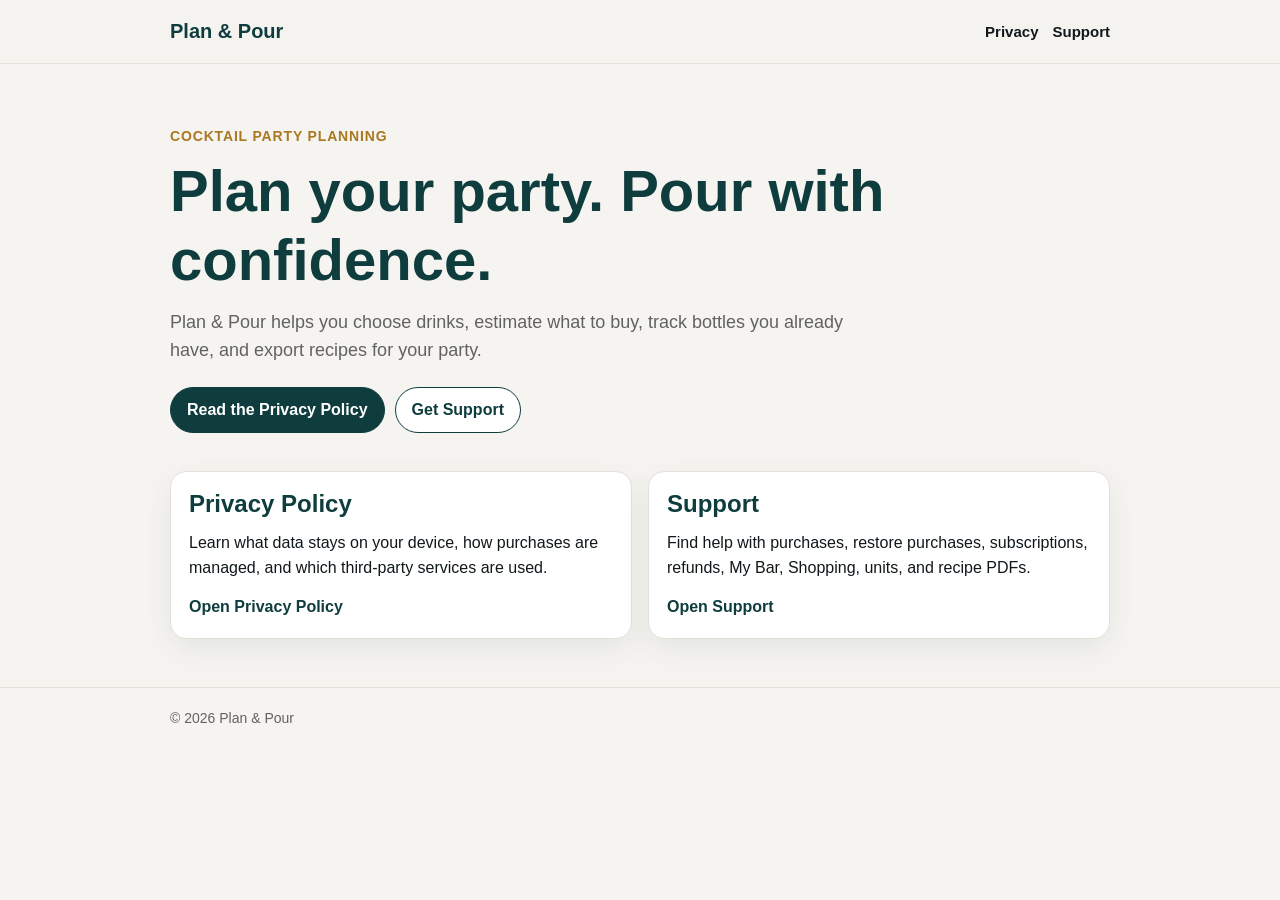
<file: index.html>
<!doctype html>
<html lang="en">
  <head>
    <meta charset="utf-8">
    <meta name="viewport" content="width=device-width, initial-scale=1">
    <title>Plan &amp; Pour</title>
    <meta name="description" content="Plan & Pour is a cocktail party planning app for drinks, shopping, recipes, and My Bar.">
    <link rel="stylesheet" href="styles.css">
  </head>
  <body>
    <header class="site-header">
      <nav class="nav" aria-label="Main navigation">
        <a class="brand" href="./">Plan &amp; Pour</a>
        <div class="nav-links">
          <a href="privacy/">Privacy</a>
          <a href="support/">Support</a>
        </div>
      </nav>
    </header>

    <main class="page">
      <section class="hero">
        <p class="eyebrow">Cocktail party planning</p>
        <h1>Plan your party. Pour with confidence.</h1>
        <p class="lede">
          Plan &amp; Pour helps you choose drinks, estimate what to buy, track bottles you already have, and export recipes for your party.
        </p>
        <div class="button-row">
          <a class="button" href="privacy/">Read the Privacy Policy</a>
          <a class="button secondary" href="support/">Get Support</a>
        </div>
      </section>

      <section class="grid" aria-label="Site pages">
        <article class="card">
          <h2>Privacy Policy</h2>
          <p>
            Learn what data stays on your device, how purchases are managed, and which third-party services are used.
          </p>
          <a href="privacy/">Open Privacy Policy</a>
        </article>
        <article class="card">
          <h2>Support</h2>
          <p>
            Find help with purchases, restore purchases, subscriptions, refunds, My Bar, Shopping, units, and recipe PDFs.
          </p>
          <a href="support/">Open Support</a>
        </article>
      </section>
    </main>

    <footer class="site-footer">
      <div class="footer-inner">&copy; 2026 Plan &amp; Pour</div>
    </footer>
  </body>
</html>
</file>
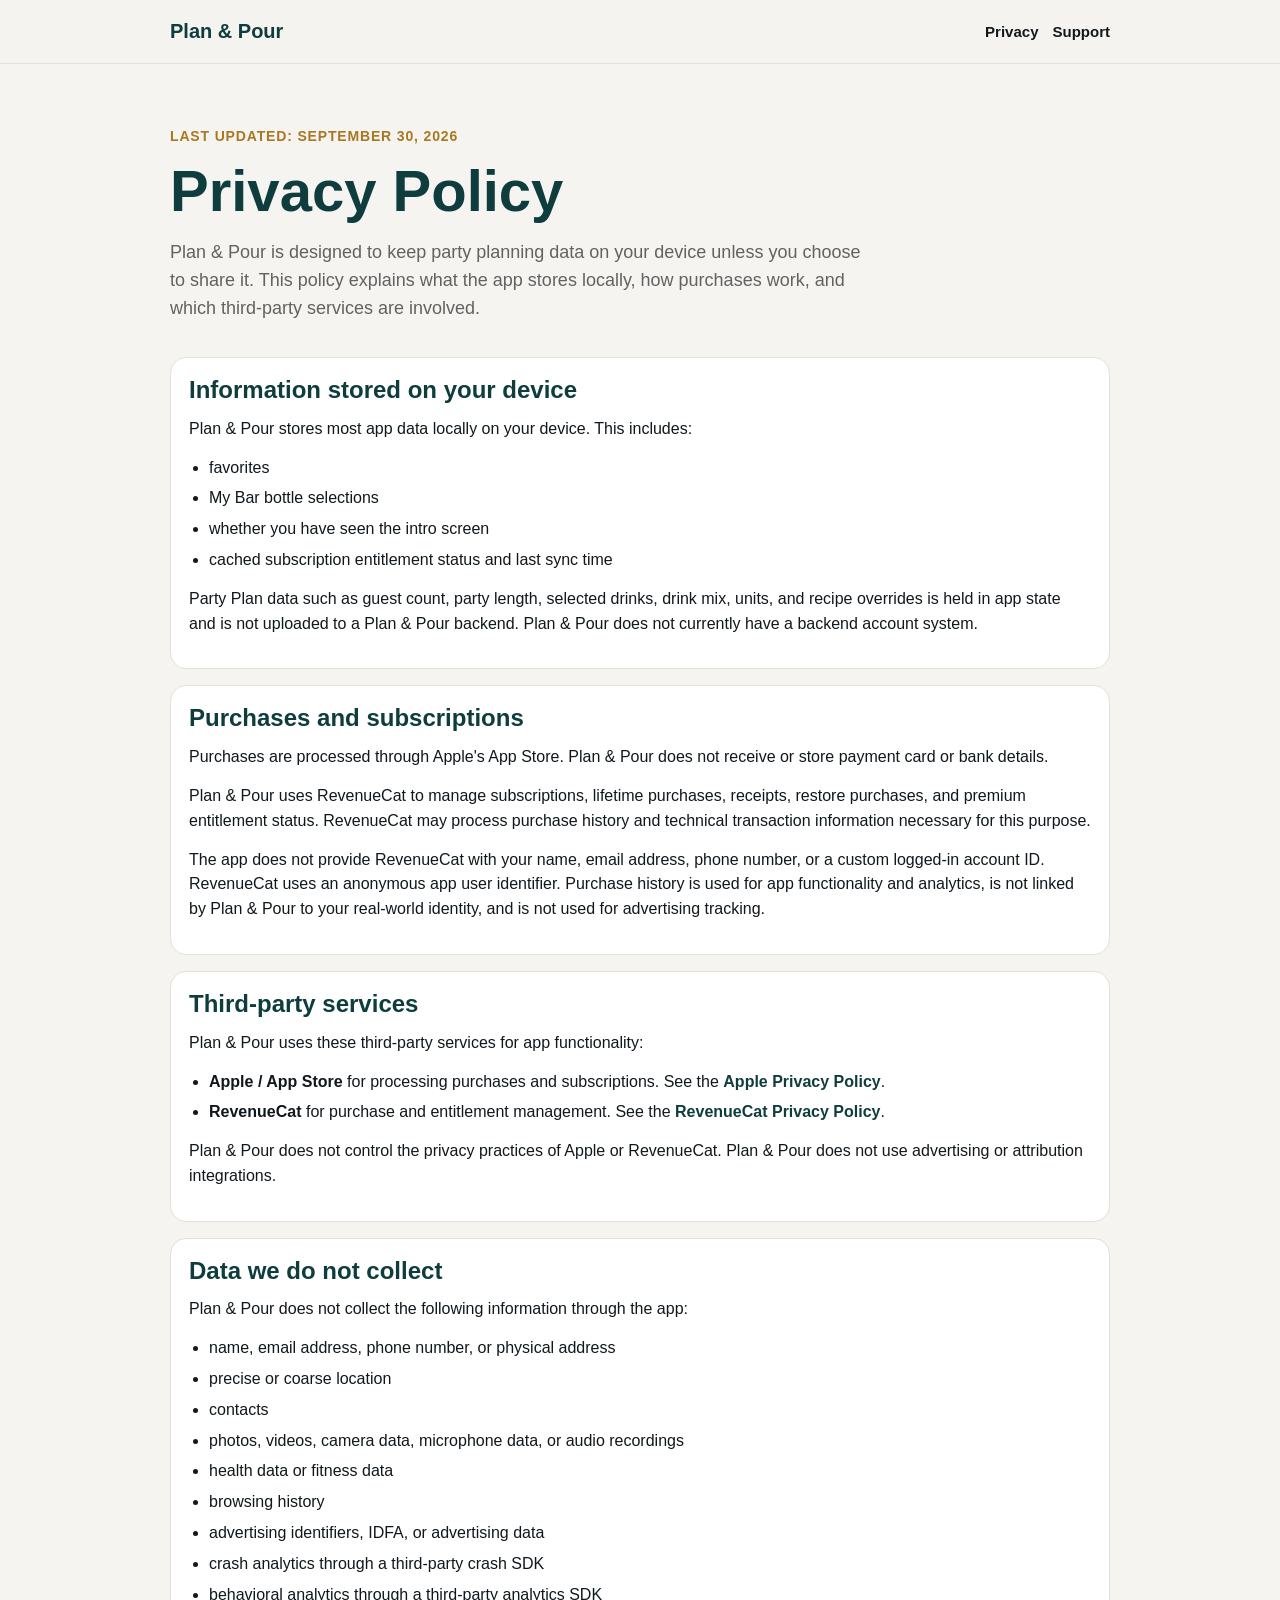
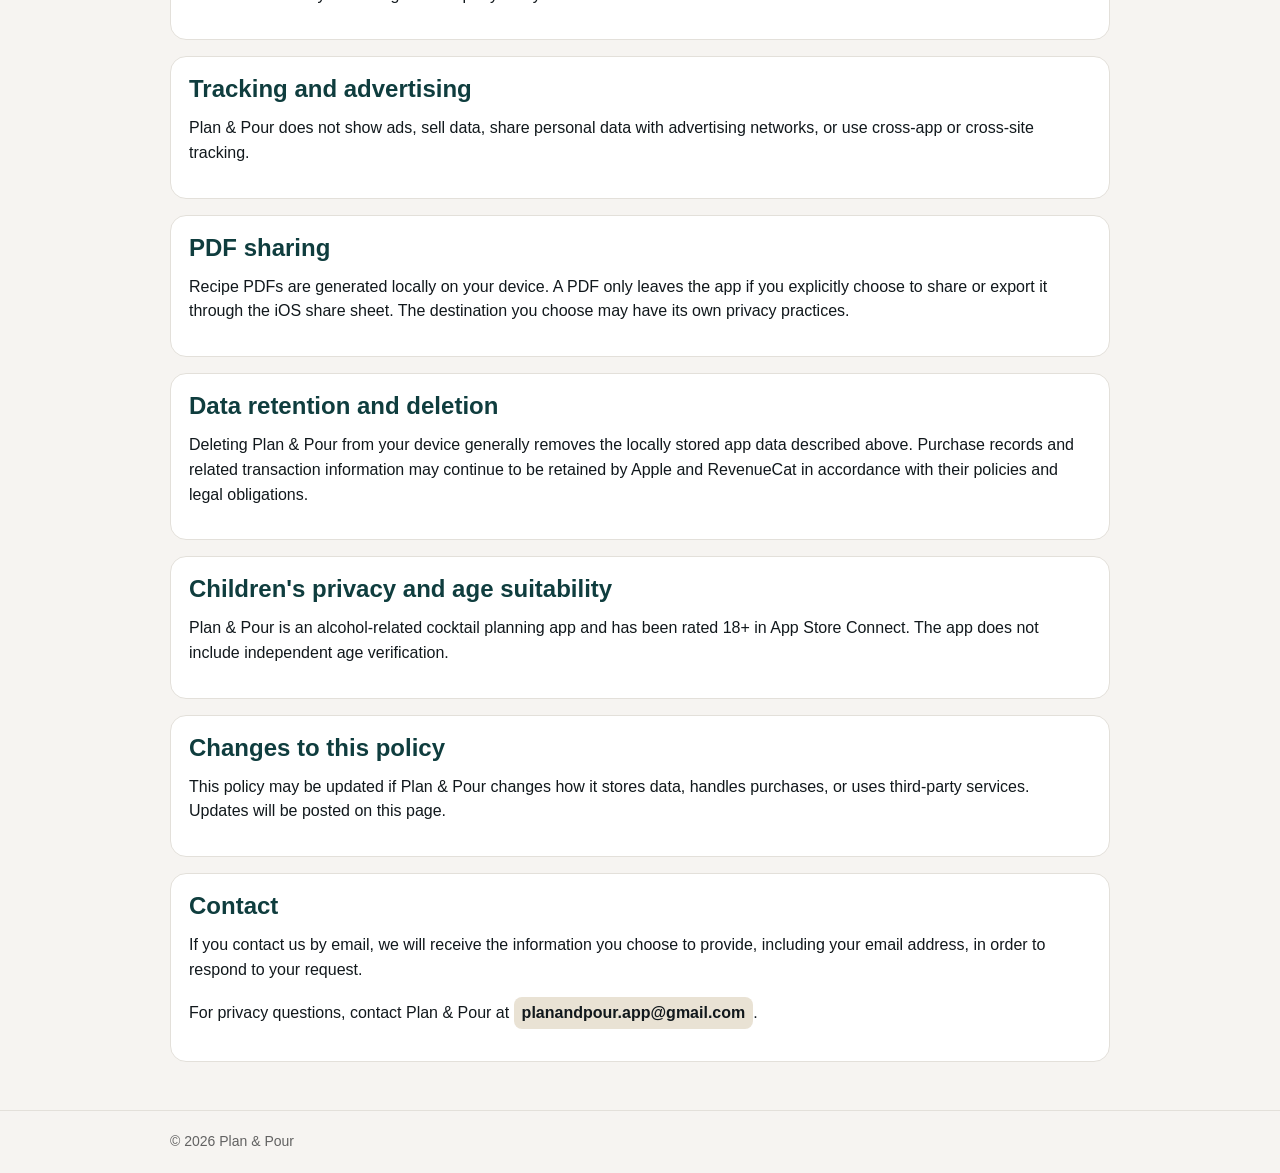
<file: privacy/index.html>
<!doctype html>
<html lang="en">
  <head>
    <meta charset="utf-8">
    <meta name="viewport" content="width=device-width, initial-scale=1">
    <title>Privacy Policy | Plan &amp; Pour</title>
    <meta name="description" content="Privacy Policy for Plan & Pour.">
    <link rel="stylesheet" href="../styles.css">
  </head>
  <body>
    <header class="site-header">
      <nav class="nav" aria-label="Main navigation">
        <a class="brand" href="../">Plan &amp; Pour</a>
        <div class="nav-links">
          <a href="./">Privacy</a>
          <a href="../support/">Support</a>
        </div>
      </nav>
    </header>

    <main class="page">
      <section class="hero">
        <p class="eyebrow">Last updated: September 30, 2026</p>
        <h1>Privacy Policy</h1>
        <p class="lede">
          Plan &amp; Pour is designed to keep party planning data on your device unless you choose to share it. This policy explains what the app stores locally, how purchases work, and which third-party services are involved.
        </p>
      </section>

      <div class="content">
        <section class="card compact">
          <h2>Information stored on your device</h2>
          <p>Plan &amp; Pour stores most app data locally on your device. This includes:</p>
          <ul>
            <li>favorites</li>
            <li>My Bar bottle selections</li>
            <li>whether you have seen the intro screen</li>
            <li>cached subscription entitlement status and last sync time</li>
          </ul>
          <p>
            Party Plan data such as guest count, party length, selected drinks, drink mix, units, and recipe overrides is held in app state and is not uploaded to a Plan &amp; Pour backend. Plan &amp; Pour does not currently have a backend account system.
          </p>
        </section>

        <section class="card compact">
          <h2>Purchases and subscriptions</h2>
          <p>
            Purchases are processed through Apple's App Store. Plan &amp; Pour does not receive or store payment card or bank details.
          </p>
          <p>
            Plan &amp; Pour uses RevenueCat to manage subscriptions, lifetime purchases, receipts, restore purchases, and premium entitlement status. RevenueCat may process purchase history and technical transaction information necessary for this purpose.
          </p>
          <p>
            The app does not provide RevenueCat with your name, email address, phone number, or a custom logged-in account ID. RevenueCat uses an anonymous app user identifier. Purchase history is used for app functionality and analytics, is not linked by Plan &amp; Pour to your real-world identity, and is not used for advertising tracking.
          </p>
        </section>

        <section class="card compact">
          <h2>Third-party services</h2>
          <p>Plan &amp; Pour uses these third-party services for app functionality:</p>
          <ul>
            <li><strong>Apple / App Store</strong> for processing purchases and subscriptions. See the <a href="https://www.apple.com/legal/privacy/">Apple Privacy Policy</a>.</li>
            <li><strong>RevenueCat</strong> for purchase and entitlement management. See the <a href="https://www.revenuecat.com/privacy">RevenueCat Privacy Policy</a>.</li>
          </ul>
          <p>
            Plan &amp; Pour does not control the privacy practices of Apple or RevenueCat. Plan &amp; Pour does not use advertising or attribution integrations.
          </p>
        </section>

        <section class="card compact">
          <h2>Data we do not collect</h2>
          <p>Plan &amp; Pour does not collect the following information through the app:</p>
          <ul>
            <li>name, email address, phone number, or physical address</li>
            <li>precise or coarse location</li>
            <li>contacts</li>
            <li>photos, videos, camera data, microphone data, or audio recordings</li>
            <li>health data or fitness data</li>
            <li>browsing history</li>
            <li>advertising identifiers, IDFA, or advertising data</li>
            <li>crash analytics through a third-party crash SDK</li>
            <li>behavioral analytics through a third-party analytics SDK</li>
          </ul>
        </section>

        <section class="card compact">
          <h2>Tracking and advertising</h2>
          <p>
            Plan &amp; Pour does not show ads, sell data, share personal data with advertising networks, or use cross-app or cross-site tracking.
          </p>
        </section>

        <section class="card compact">
          <h2>PDF sharing</h2>
          <p>
            Recipe PDFs are generated locally on your device. A PDF only leaves the app if you explicitly choose to share or export it through the iOS share sheet. The destination you choose may have its own privacy practices.
          </p>
        </section>

        <section class="card compact">
          <h2>Data retention and deletion</h2>
          <p>
            Deleting Plan &amp; Pour from your device generally removes the locally stored app data described above. Purchase records and related transaction information may continue to be retained by Apple and RevenueCat in accordance with their policies and legal obligations.
          </p>
        </section>

        <section class="card compact">
          <h2>Children's privacy and age suitability</h2>
          <p>
            Plan &amp; Pour is an alcohol-related cocktail planning app and has been rated 18+ in App Store Connect. The app does not include independent age verification.
          </p>
        </section>

        <section class="card compact">
          <h2>Changes to this policy</h2>
          <p>
            This policy may be updated if Plan &amp; Pour changes how it stores data, handles purchases, or uses third-party services. Updates will be posted on this page.
          </p>
        </section>

        <section class="card compact">
          <h2>Contact</h2>
          <p>
            If you contact us by email, we will receive the information you choose to provide, including your email address, in order to respond to your request.
          </p>
          <p>
            For privacy questions, contact Plan &amp; Pour at <a class="contact-box" href="mailto:planandpour.app@gmail.com">planandpour.app@gmail.com</a>.
          </p>
        </section>
      </div>
    </main>

    <footer class="site-footer">
      <div class="footer-inner">&copy; 2026 Plan &amp; Pour</div>
    </footer>
  </body>
</html>
</file>
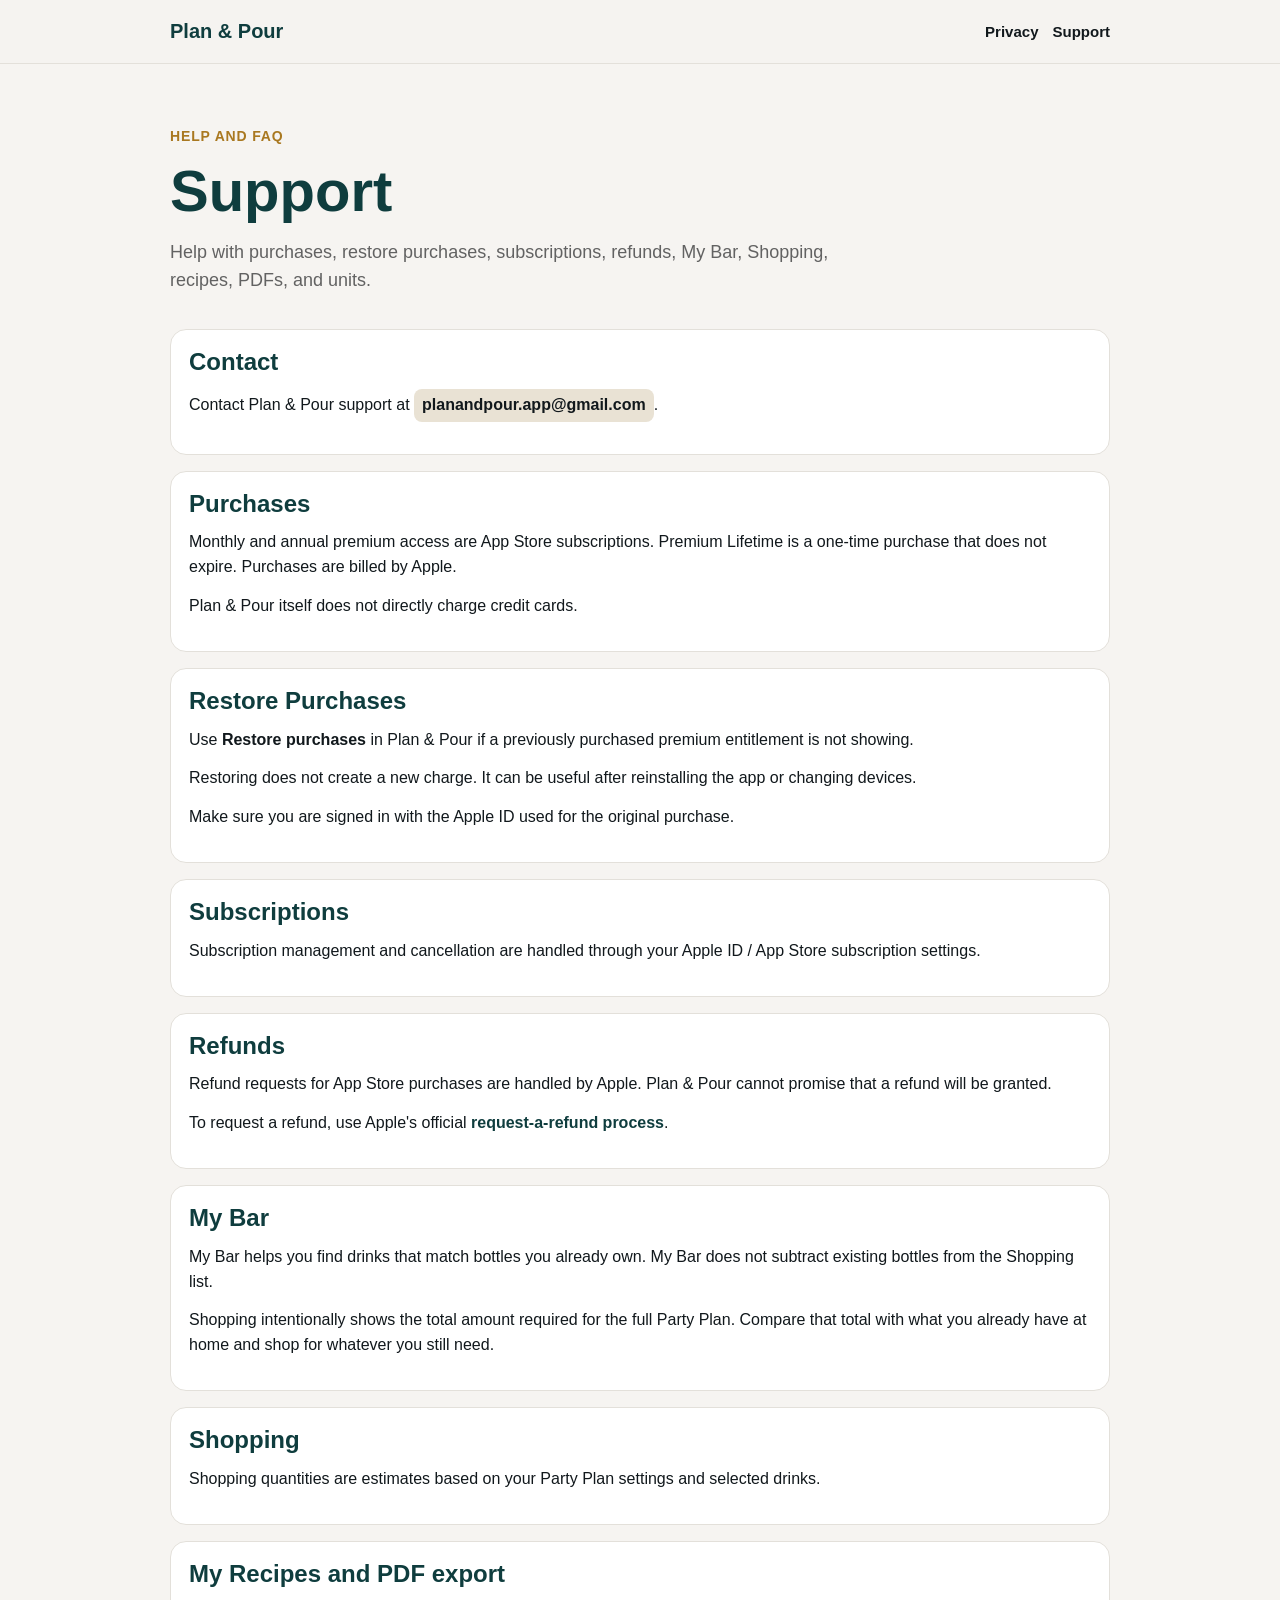
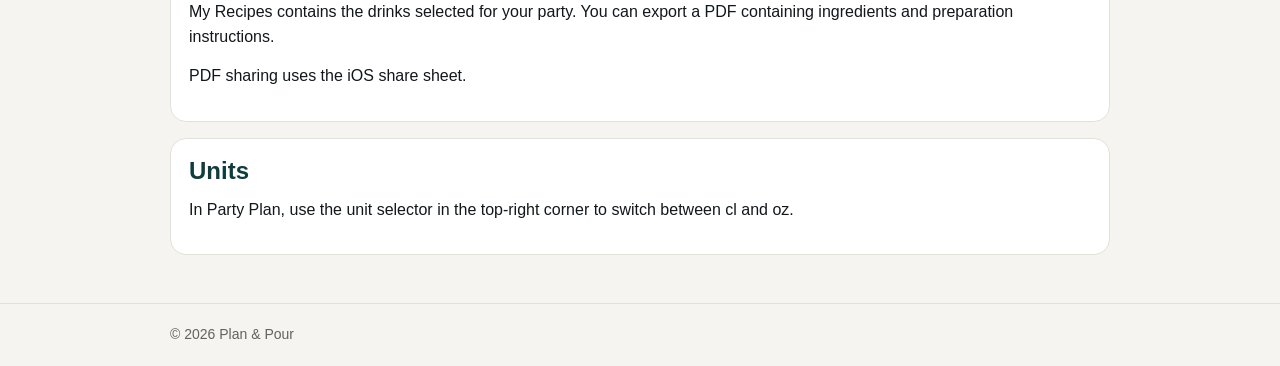
<file: support/index.html>
<!doctype html>
<html lang="en">
  <head>
    <meta charset="utf-8">
    <meta name="viewport" content="width=device-width, initial-scale=1">
    <title>Support | Plan &amp; Pour</title>
    <meta name="description" content="Support information for Plan & Pour.">
    <link rel="stylesheet" href="../styles.css">
  </head>
  <body>
    <header class="site-header">
      <nav class="nav" aria-label="Main navigation">
        <a class="brand" href="../">Plan &amp; Pour</a>
        <div class="nav-links">
          <a href="../privacy/">Privacy</a>
          <a href="./">Support</a>
        </div>
      </nav>
    </header>

    <main class="page">
      <section class="hero">
        <p class="eyebrow">Help and FAQ</p>
        <h1>Support</h1>
        <p class="lede">
          Help with purchases, restore purchases, subscriptions, refunds, My Bar, Shopping, recipes, PDFs, and units.
        </p>
      </section>

      <div class="content">
        <section class="card compact">
          <h2>Contact</h2>
          <p>
            Contact Plan &amp; Pour support at <a class="contact-box" href="mailto:planandpour.app@gmail.com">planandpour.app@gmail.com</a>.
          </p>
        </section>

        <section class="card compact">
          <h2>Purchases</h2>
          <p>
            Monthly and annual premium access are App Store subscriptions. Premium Lifetime is a one-time purchase that does not expire. Purchases are billed by Apple.
          </p>
          <p>
            Plan &amp; Pour itself does not directly charge credit cards.
          </p>
        </section>

        <section class="card compact">
          <h2>Restore Purchases</h2>
          <p>
            Use <strong>Restore purchases</strong> in Plan &amp; Pour if a previously purchased premium entitlement is not showing.
          </p>
          <p>
            Restoring does not create a new charge. It can be useful after reinstalling the app or changing devices.
          </p>
          <p>
            Make sure you are signed in with the Apple ID used for the original purchase.
          </p>
        </section>

        <section class="card compact">
          <h2>Subscriptions</h2>
          <p>
            Subscription management and cancellation are handled through your Apple ID / App Store subscription settings.
          </p>
        </section>

        <section class="card compact">
          <h2>Refunds</h2>
          <p>
            Refund requests for App Store purchases are handled by Apple. Plan &amp; Pour cannot promise that a refund will be granted.
          </p>
          <p>
            To request a refund, use Apple's official <a href="https://support.apple.com/118223">request-a-refund process</a>.
          </p>
        </section>

        <section class="card compact">
          <h2>My Bar</h2>
          <p>
            My Bar helps you find drinks that match bottles you already own. My Bar does not subtract existing bottles from the Shopping list.
          </p>
          <p>
            Shopping intentionally shows the total amount required for the full Party Plan. Compare that total with what you already have at home and shop for whatever you still need.
          </p>
        </section>

        <section class="card compact">
          <h2>Shopping</h2>
          <p>
            Shopping quantities are estimates based on your Party Plan settings and selected drinks.
          </p>
        </section>

        <section class="card compact">
          <h2>My Recipes and PDF export</h2>
          <p>
            My Recipes contains the drinks selected for your party. You can export a PDF containing ingredients and preparation instructions.
          </p>
          <p>
            PDF sharing uses the iOS share sheet.
          </p>
        </section>

        <section class="card compact">
          <h2>Units</h2>
          <p>
            In Party Plan, use the unit selector in the top-right corner to switch between cl and oz.
          </p>
        </section>
      </div>
    </main>

    <footer class="site-footer">
      <div class="footer-inner">&copy; 2026 Plan &amp; Pour</div>
    </footer>
  </body>
</html>
</file>
<file: styles.css>
:root {
  color-scheme: light;
  --bg: #f6f4f1;
  --surface: #ffffff;
  --text: #11181c;
  --muted: #626262;
  --primary: #0f3d3e;
  --accent: #a97820;
  --accent-soft: #e9e2d4;
  --border: #e3e0da;
  --shadow: 0 10px 30px rgba(15, 61, 62, 0.08);
}

* {
  box-sizing: border-box;
}

html {
  background: var(--bg);
}

body {
  margin: 0;
  min-height: 100vh;
  background: var(--bg);
  color: var(--text);
  font-family: -apple-system, BlinkMacSystemFont, "Segoe UI", Roboto, Helvetica, Arial, sans-serif;
  line-height: 1.55;
}

a {
  color: var(--primary);
  font-weight: 650;
  text-decoration: none;
}

a:hover,
a:focus {
  text-decoration: underline;
}

.site-header {
  border-bottom: 1px solid var(--border);
  background: rgba(246, 244, 241, 0.94);
}

.nav {
  width: min(100%, 980px);
  margin: 0 auto;
  padding: 16px 20px;
  display: flex;
  align-items: center;
  justify-content: space-between;
  gap: 16px;
}

.brand {
  color: var(--primary);
  font-size: 20px;
  font-weight: 750;
  letter-spacing: 0;
}

.nav-links {
  display: flex;
  align-items: center;
  gap: 14px;
  flex-wrap: wrap;
  justify-content: flex-end;
}

.nav-links a {
  color: var(--text);
  font-size: 15px;
  font-weight: 650;
}

.page {
  width: min(100%, 980px);
  margin: 0 auto;
  padding: 34px 20px 48px;
}

.hero {
  padding: 28px 0 20px;
}

.eyebrow {
  margin: 0 0 8px;
  color: var(--accent);
  font-size: 14px;
  font-weight: 750;
  text-transform: uppercase;
  letter-spacing: 0.06em;
}

h1,
h2,
h3 {
  color: var(--primary);
  line-height: 1.2;
}

h1 {
  margin: 0;
  font-size: clamp(34px, 6vw, 58px);
  letter-spacing: 0;
}

h2 {
  margin: 0 0 12px;
  font-size: 24px;
}

h3 {
  margin: 0 0 8px;
  font-size: 18px;
}

p {
  margin: 0 0 14px;
}

ul {
  margin: 0 0 14px 20px;
  padding: 0;
}

li + li {
  margin-top: 6px;
}

.lede {
  max-width: 700px;
  margin-top: 14px;
  color: var(--muted);
  font-size: 18px;
}

.grid {
  display: grid;
  grid-template-columns: repeat(2, minmax(0, 1fr));
  gap: 16px;
  margin-top: 18px;
}

.card {
  background: var(--surface);
  border: 1px solid var(--border);
  border-radius: 16px;
  padding: 18px;
  box-shadow: var(--shadow);
}

.card.compact {
  box-shadow: none;
}

.button-row {
  display: flex;
  flex-wrap: wrap;
  gap: 10px;
  margin-top: 22px;
}

.button {
  display: inline-flex;
  align-items: center;
  justify-content: center;
  min-height: 42px;
  padding: 10px 16px;
  border-radius: 999px;
  border: 1px solid var(--primary);
  background: var(--primary);
  color: #ffffff;
  font-weight: 700;
}

.button.secondary {
  background: var(--surface);
  color: var(--primary);
}

.section {
  margin-top: 22px;
}

.content {
  display: grid;
  gap: 16px;
}

.note {
  border-left: 4px solid var(--accent);
  background: var(--accent-soft);
  padding: 14px 16px;
  border-radius: 10px;
}

.meta {
  color: var(--muted);
  font-size: 14px;
}

.contact-box {
  display: inline-block;
  padding: 4px 8px;
  border-radius: 8px;
  background: var(--accent-soft);
  color: var(--text);
  font-weight: 700;
}

.site-footer {
  border-top: 1px solid var(--border);
  color: var(--muted);
}

.footer-inner {
  width: min(100%, 980px);
  margin: 0 auto;
  padding: 20px;
  font-size: 14px;
}

@media (max-width: 680px) {
  .nav {
    align-items: flex-start;
    flex-direction: column;
  }

  .nav-links {
    justify-content: flex-start;
  }

  .page {
    padding-top: 22px;
  }

  .grid {
    grid-template-columns: 1fr;
  }
}
</file>
